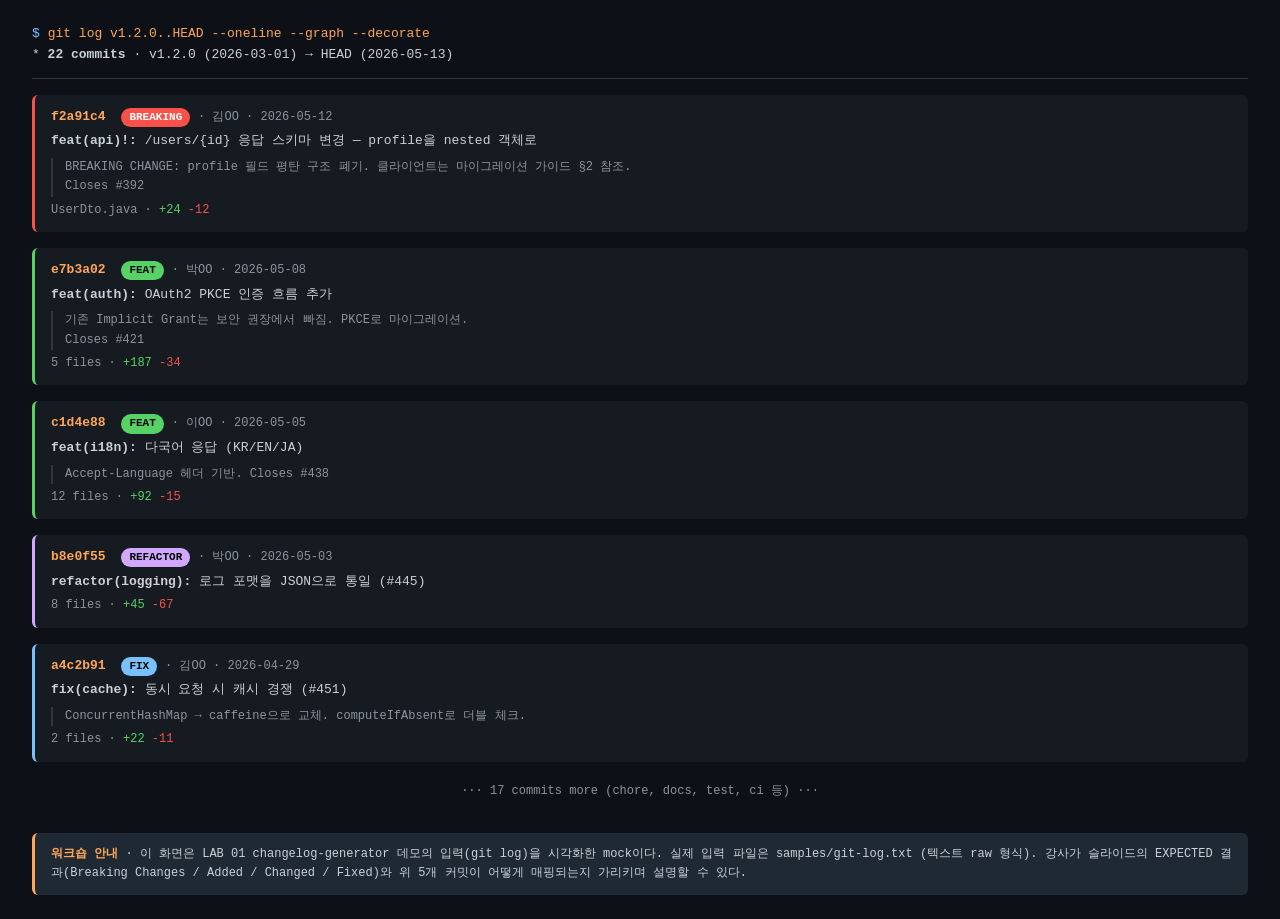
<file: labs/01-changelog-generator/samples/mock-git-log-view.html>
<!DOCTYPE html>
<html lang="ko">
<head>
<meta charset="UTF-8">
<title>git log v1.2.0..HEAD · Mock</title>
<style>
  * { box-sizing: border-box; }
  body {
    font-family: ui-monospace, "SFMono-Regular", "Cascadia Code", Consolas, monospace;
    background: #0D1117;
    color: #C9D1D9;
    margin: 0;
    padding: 24px 32px;
    line-height: 1.6;
    font-size: 13px;
  }
  .header {
    padding-bottom: 12px;
    border-bottom: 1px solid #30363D;
    margin-bottom: 16px;
  }
  .header .prompt { color: #79C0FF; }
  .header .cmd { color: #FFA657; }
  .commit {
    margin: 16px 0;
    padding: 12px 16px;
    background: #161B22;
    border-radius: 6px;
    border-left: 3px solid #30363D;
  }
  .commit.breaking { border-left-color: #F85149; }
  .commit.feat { border-left-color: #56D364; }
  .commit.fix { border-left-color: #79C0FF; }
  .commit.refactor { border-left-color: #D2A8FF; }
  .commit-hash { color: #FFA657; font-weight: 700; }
  .commit-tag {
    display: inline-block;
    padding: 1px 8px;
    font-size: 11px;
    border-radius: 12px;
    margin-left: 8px;
    font-weight: 700;
  }
  .tag-breaking { background: #F85149; color: #FFFFFF; }
  .tag-feat { background: #56D364; color: #000; }
  .tag-fix { background: #79C0FF; color: #000; }
  .tag-refactor { background: #D2A8FF; color: #000; }
  .commit-author { color: #8B949E; font-size: 12px; }
  .commit-message { color: #C9D1D9; margin-top: 4px; }
  .commit-body { color: #8B949E; font-size: 12px; margin-top: 6px; padding-left: 12px; border-left: 2px solid #30363D; }
  .stats { color: #8B949E; font-size: 12px; margin-top: 4px; }
  .stats .plus { color: #56D364; }
  .stats .minus { color: #F85149; }
  .footer-note {
    margin-top: 32px;
    padding: 12px 16px;
    background: #1F2933;
    border-left: 3px solid #FFA657;
    border-radius: 6px;
    font-size: 12px;
    color: #C9D1D9;
  }
  .footer-note strong { color: #FFA657; }
</style>
</head>
<body>

<div class="header">
  <div><span class="prompt">$</span> <span class="cmd">git log v1.2.0..HEAD --oneline --graph --decorate</span></div>
  <div>* <strong>22 commits</strong> · v1.2.0 (2026-03-01) → HEAD (2026-05-13)</div>
</div>

<div class="commit breaking">
  <div>
    <span class="commit-hash">f2a91c4</span>
    <span class="commit-tag tag-breaking">BREAKING</span>
    <span class="commit-author">· 김OO · 2026-05-12</span>
  </div>
  <div class="commit-message"><strong>feat(api)!:</strong> /users/{id} 응답 스키마 변경 — profile을 nested 객체로</div>
  <div class="commit-body">
    BREAKING CHANGE: profile 필드 평탄 구조 폐기. 클라이언트는 마이그레이션 가이드 §2 참조.<br>
    Closes #392
  </div>
  <div class="stats">UserDto.java · <span class="plus">+24</span> <span class="minus">-12</span></div>
</div>

<div class="commit feat">
  <div>
    <span class="commit-hash">e7b3a02</span>
    <span class="commit-tag tag-feat">FEAT</span>
    <span class="commit-author">· 박OO · 2026-05-08</span>
  </div>
  <div class="commit-message"><strong>feat(auth):</strong> OAuth2 PKCE 인증 흐름 추가</div>
  <div class="commit-body">기존 Implicit Grant는 보안 권장에서 빠짐. PKCE로 마이그레이션.<br>Closes #421</div>
  <div class="stats">5 files · <span class="plus">+187</span> <span class="minus">-34</span></div>
</div>

<div class="commit feat">
  <div>
    <span class="commit-hash">c1d4e88</span>
    <span class="commit-tag tag-feat">FEAT</span>
    <span class="commit-author">· 이OO · 2026-05-05</span>
  </div>
  <div class="commit-message"><strong>feat(i18n):</strong> 다국어 응답 (KR/EN/JA)</div>
  <div class="commit-body">Accept-Language 헤더 기반. Closes #438</div>
  <div class="stats">12 files · <span class="plus">+92</span> <span class="minus">-15</span></div>
</div>

<div class="commit refactor">
  <div>
    <span class="commit-hash">b8e0f55</span>
    <span class="commit-tag tag-refactor">REFACTOR</span>
    <span class="commit-author">· 박OO · 2026-05-03</span>
  </div>
  <div class="commit-message"><strong>refactor(logging):</strong> 로그 포맷을 JSON으로 통일 (#445)</div>
  <div class="stats">8 files · <span class="plus">+45</span> <span class="minus">-67</span></div>
</div>

<div class="commit fix">
  <div>
    <span class="commit-hash">a4c2b91</span>
    <span class="commit-tag tag-fix">FIX</span>
    <span class="commit-author">· 김OO · 2026-04-29</span>
  </div>
  <div class="commit-message"><strong>fix(cache):</strong> 동시 요청 시 캐시 경쟁 (#451)</div>
  <div class="commit-body">ConcurrentHashMap → caffeine으로 교체. computeIfAbsent로 더블 체크.</div>
  <div class="stats">2 files · <span class="plus">+22</span> <span class="minus">-11</span></div>
</div>

<div style="text-align:center; color: #8B949E; margin: 20px 0; font-size: 12px;">··· 17 commits more (chore, docs, test, ci 등) ···</div>

<div class="footer-note">
  <strong>워크숍 안내</strong> · 이 화면은 LAB 01 changelog-generator 데모의 입력(git log)을 시각화한 mock이다.
  실제 입력 파일은 <code>samples/git-log.txt</code> (텍스트 raw 형식). 강사가 슬라이드의 EXPECTED 결과(Breaking Changes / Added / Changed / Fixed)와 위 5개 커밋이 어떻게 매핑되는지 가리키며 설명할 수 있다.
</div>

</body>
</html>
</file>
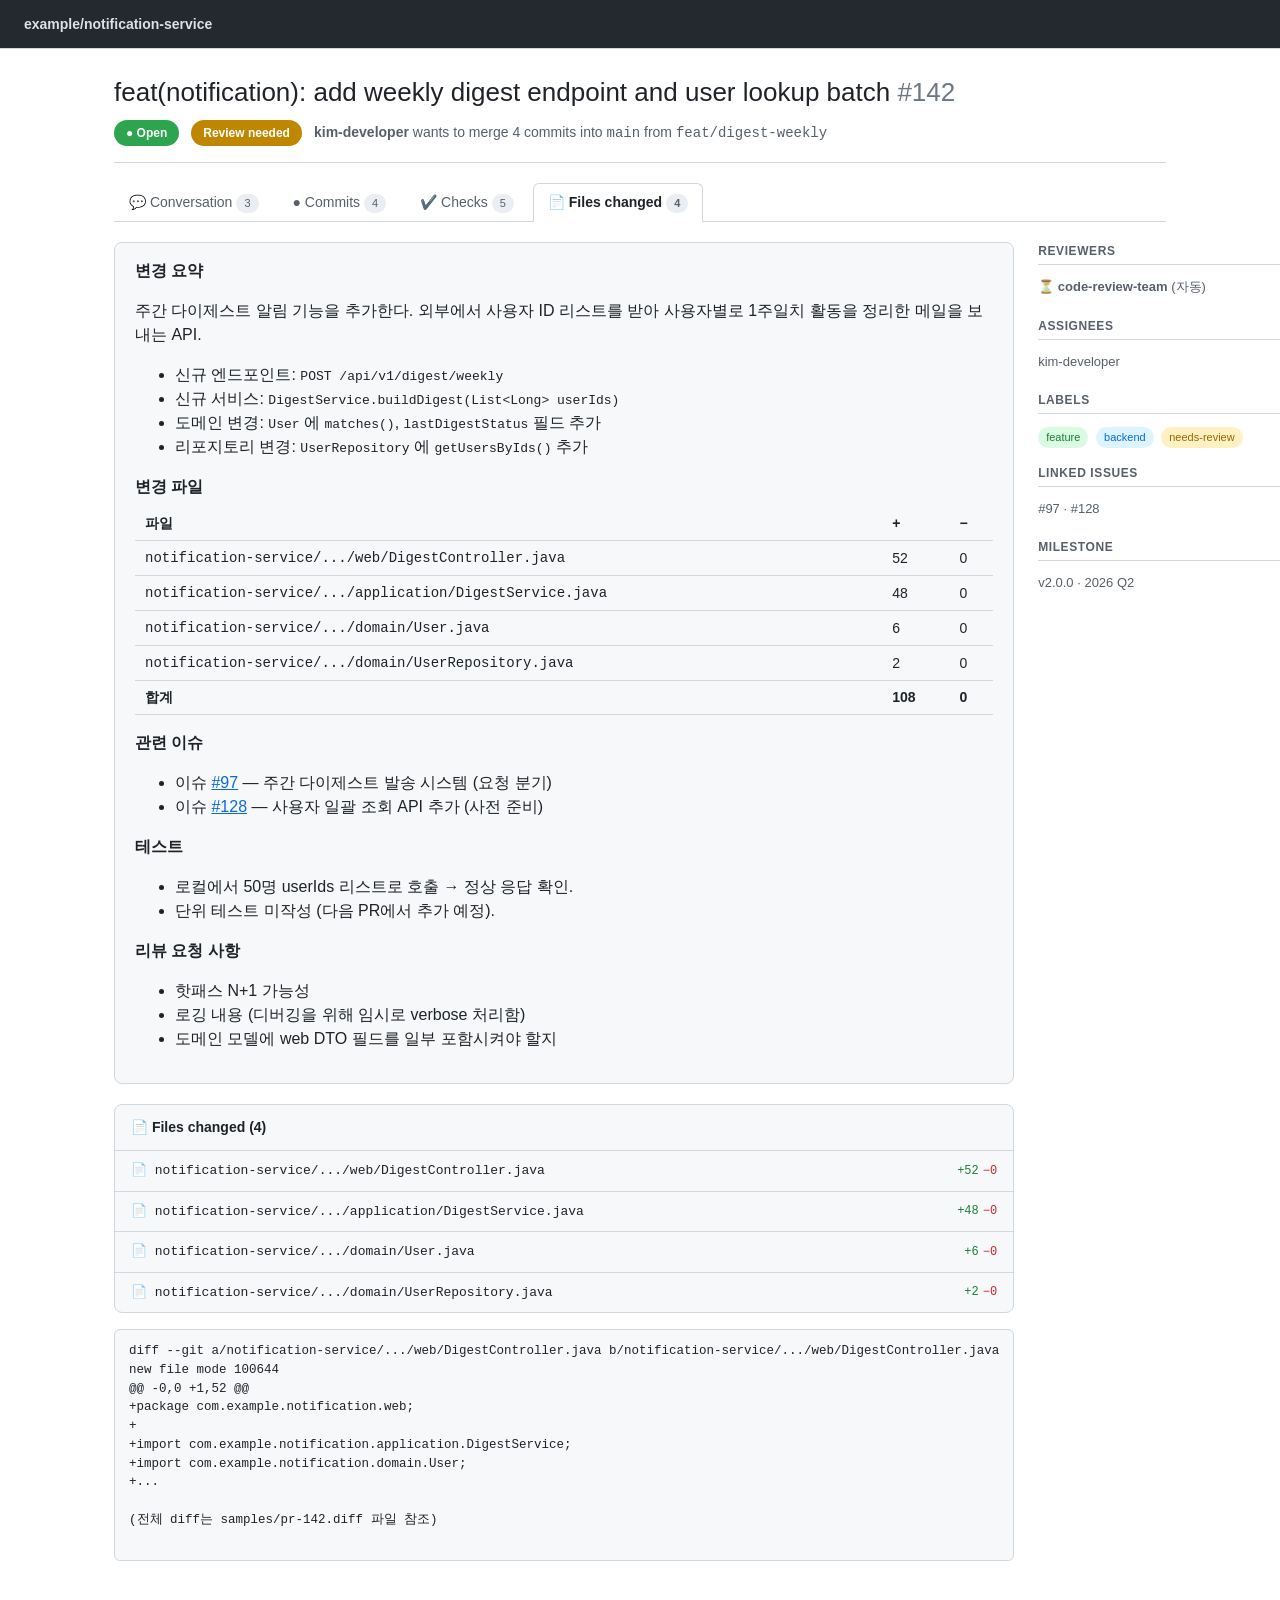
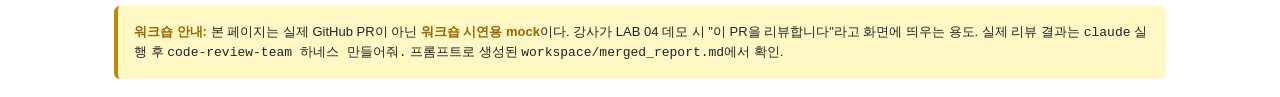
<file: labs/04-code-review-team/samples/mock-pr-142.html>
<!DOCTYPE html>
<html lang="ko">
<head>
<meta charset="UTF-8">
<title>PR #142 · notification-service · Mock GitHub View</title>
<style>
  * { box-sizing: border-box; }
  body {
    font-family: -apple-system, BlinkMacSystemFont, "Segoe UI", "Apple SD Gothic Neo", sans-serif;
    background: #FFFFFF;
    color: #1F2328;
    margin: 0;
    line-height: 1.5;
  }
  .topbar {
    background: #24292F;
    color: #F0F6FC;
    padding: 12px 24px;
    font-weight: 600;
    border-bottom: 1px solid #D0D7DE;
  }
  .topbar .repo { font-size: 14px; opacity: 0.9; }
  .topbar .repo strong { font-weight: 600; }
  .container { max-width: 1100px; margin: 0 auto; padding: 24px; }
  .pr-header {
    border-bottom: 1px solid #D0D7DE;
    padding-bottom: 16px;
    margin-bottom: 20px;
  }
  .pr-header h1 {
    font-size: 26px;
    font-weight: 400;
    margin: 0 0 8px;
    color: #1F2328;
  }
  .pr-header h1 .num { color: #6E7781; font-weight: 300; }
  .pr-meta {
    display: flex;
    align-items: center;
    gap: 12px;
    font-size: 14px;
    color: #57606A;
  }
  .badge {
    display: inline-flex;
    align-items: center;
    gap: 4px;
    padding: 4px 12px;
    border-radius: 24px;
    font-weight: 600;
    font-size: 12px;
  }
  .badge.open {
    background: #2DA44E;
    color: #FFFFFF;
  }
  .badge.review-needed {
    background: #BF8700;
    color: #FFFFFF;
  }
  .tabs {
    display: flex;
    gap: 4px;
    border-bottom: 1px solid #D0D7DE;
    margin-bottom: 20px;
  }
  .tab {
    padding: 8px 14px;
    border: 1px solid transparent;
    border-bottom: none;
    background: transparent;
    font-size: 14px;
    color: #57606A;
    cursor: default;
  }
  .tab.active {
    background: #FFFFFF;
    border-color: #D0D7DE;
    color: #1F2328;
    font-weight: 600;
    border-top-left-radius: 6px;
    border-top-right-radius: 6px;
    margin-bottom: -1px;
  }
  .tab .count {
    display: inline-block;
    background: #EAEEF2;
    color: #57606A;
    border-radius: 20px;
    padding: 1px 8px;
    font-size: 11px;
    margin-left: 4px;
  }
  .grid {
    display: grid;
    grid-template-columns: 1fr 280px;
    gap: 24px;
  }
  .description {
    background: #F6F8FA;
    border: 1px solid #D0D7DE;
    border-radius: 8px;
    padding: 16px 20px;
    margin-bottom: 20px;
  }
  .description h2 {
    font-size: 16px;
    margin: 16px 0 8px;
    color: #1F2328;
  }
  .description h2:first-child { margin-top: 0; }
  table { width: 100%; border-collapse: collapse; margin: 8px 0 16px; font-size: 14px; }
  table th, table td {
    text-align: left;
    padding: 6px 10px;
    border-bottom: 1px solid #D0D7DE;
  }
  table th { background: #F6F8FA; font-weight: 600; }
  .file-list {
    background: #F6F8FA;
    border: 1px solid #D0D7DE;
    border-radius: 8px;
    padding: 0;
    margin-bottom: 16px;
  }
  .file-list-header {
    padding: 12px 16px;
    border-bottom: 1px solid #D0D7DE;
    font-weight: 600;
    font-size: 14px;
  }
  .file-row {
    padding: 10px 16px;
    border-bottom: 1px solid #D0D7DE;
    font-size: 13px;
    font-family: ui-monospace, "SFMono-Regular", monospace;
    display: flex;
    justify-content: space-between;
    align-items: center;
  }
  .file-row:last-child { border-bottom: none; }
  .file-row .changes {
    display: inline-flex;
    gap: 4px;
    font-size: 12px;
  }
  .file-row .add { color: #1A7F37; }
  .file-row .del { color: #CF222E; }
  .sidebar {
    font-size: 13px;
    color: #57606A;
  }
  .sidebar h3 {
    font-size: 12px;
    text-transform: uppercase;
    color: #57606A;
    border-bottom: 1px solid #D0D7DE;
    padding-bottom: 4px;
    margin: 16px 0 8px;
    font-weight: 600;
    letter-spacing: 0.05em;
  }
  .sidebar h3:first-child { margin-top: 0; }
  .sidebar ul { list-style: none; padding: 0; margin: 0; }
  .sidebar li { padding: 4px 0; }
  .sidebar .label-chip {
    display: inline-block;
    padding: 2px 8px;
    border-radius: 12px;
    font-size: 11px;
    margin-right: 4px;
    background: #DDF4FF;
    color: #0969DA;
  }
  .sidebar .label-chip.feature { background: #DAFBE1; color: #1A7F37; }
  .sidebar .label-chip.review { background: #FFF1C2; color: #9A6700; }
  .footer-note {
    margin-top: 32px;
    padding: 16px;
    background: #FFF8C5;
    border-left: 4px solid #BF8700;
    border-radius: 6px;
    font-size: 13px;
  }
  .footer-note strong { color: #9A6700; }
  pre {
    background: #F6F8FA;
    border: 1px solid #D0D7DE;
    border-radius: 6px;
    padding: 12px 14px;
    overflow-x: auto;
    font-size: 12.5px;
    font-family: ui-monospace, "SFMono-Regular", monospace;
  }
</style>
</head>
<body>

<div class="topbar">
  <span class="repo"><strong>example/notification-service</strong></span>
</div>

<div class="container">

  <div class="pr-header">
    <h1>
      feat(notification): add weekly digest endpoint and user lookup batch
      <span class="num">#142</span>
    </h1>
    <div class="pr-meta">
      <span class="badge open">● Open</span>
      <span class="badge review-needed">Review needed</span>
      <span><strong>kim-developer</strong> wants to merge 4 commits into <code>main</code> from <code>feat/digest-weekly</code></span>
    </div>
  </div>

  <div class="tabs">
    <div class="tab"><span>💬 Conversation</span><span class="count">3</span></div>
    <div class="tab"><span>● Commits</span><span class="count">4</span></div>
    <div class="tab"><span>✔️ Checks</span><span class="count">5</span></div>
    <div class="tab active"><span>📄 Files changed</span><span class="count">4</span></div>
  </div>

  <div class="grid">
    <div>
      <div class="description">
        <h2>변경 요약</h2>
        <p>주간 다이제스트 알림 기능을 추가한다. 외부에서 사용자 ID 리스트를 받아 사용자별로 1주일치 활동을 정리한 메일을 보내는 API.</p>
        <ul>
          <li>신규 엔드포인트: <code>POST /api/v1/digest/weekly</code></li>
          <li>신규 서비스: <code>DigestService.buildDigest(List&lt;Long&gt; userIds)</code></li>
          <li>도메인 변경: <code>User</code> 에 <code>matches()</code>, <code>lastDigestStatus</code> 필드 추가</li>
          <li>리포지토리 변경: <code>UserRepository</code> 에 <code>getUsersByIds()</code> 추가</li>
        </ul>

        <h2>변경 파일</h2>
        <table>
          <thead><tr><th>파일</th><th>+</th><th>−</th></tr></thead>
          <tbody>
            <tr><td><code>notification-service/.../web/DigestController.java</code></td><td>52</td><td>0</td></tr>
            <tr><td><code>notification-service/.../application/DigestService.java</code></td><td>48</td><td>0</td></tr>
            <tr><td><code>notification-service/.../domain/User.java</code></td><td>6</td><td>0</td></tr>
            <tr><td><code>notification-service/.../domain/UserRepository.java</code></td><td>2</td><td>0</td></tr>
            <tr><td><strong>합계</strong></td><td><strong>108</strong></td><td><strong>0</strong></td></tr>
          </tbody>
        </table>

        <h2>관련 이슈</h2>
        <ul>
          <li>이슈 <a href="#" style="color:#0969DA">#97</a> — 주간 다이제스트 발송 시스템 (요청 분기)</li>
          <li>이슈 <a href="#" style="color:#0969DA">#128</a> — 사용자 일괄 조회 API 추가 (사전 준비)</li>
        </ul>

        <h2>테스트</h2>
        <ul>
          <li>로컬에서 50명 userIds 리스트로 호출 → 정상 응답 확인.</li>
          <li>단위 테스트 미작성 (다음 PR에서 추가 예정).</li>
        </ul>

        <h2>리뷰 요청 사항</h2>
        <ul>
          <li>핫패스 N+1 가능성</li>
          <li>로깅 내용 (디버깅을 위해 임시로 verbose 처리함)</li>
          <li>도메인 모델에 web DTO 필드를 일부 포함시켜야 할지</li>
        </ul>
      </div>

      <div class="file-list">
        <div class="file-list-header">📄 Files changed (4)</div>
        <div class="file-row">
          <span>📄 notification-service/.../web/DigestController.java</span>
          <span class="changes"><span class="add">+52</span> <span class="del">−0</span></span>
        </div>
        <div class="file-row">
          <span>📄 notification-service/.../application/DigestService.java</span>
          <span class="changes"><span class="add">+48</span> <span class="del">−0</span></span>
        </div>
        <div class="file-row">
          <span>📄 notification-service/.../domain/User.java</span>
          <span class="changes"><span class="add">+6</span> <span class="del">−0</span></span>
        </div>
        <div class="file-row">
          <span>📄 notification-service/.../domain/UserRepository.java</span>
          <span class="changes"><span class="add">+2</span> <span class="del">−0</span></span>
        </div>
      </div>

      <pre>diff --git a/notification-service/.../web/DigestController.java b/notification-service/.../web/DigestController.java
new file mode 100644
@@ -0,0 +1,52 @@
+package com.example.notification.web;
+
+import com.example.notification.application.DigestService;
+import com.example.notification.domain.User;
+...

(전체 diff는 <code>samples/pr-142.diff</code> 파일 참조)
      </pre>
    </div>

    <div class="sidebar">
      <h3>Reviewers</h3>
      <ul>
        <li>⏳ <strong>code-review-team</strong> (자동)</li>
      </ul>

      <h3>Assignees</h3>
      <ul>
        <li>kim-developer</li>
      </ul>

      <h3>Labels</h3>
      <p>
        <span class="label-chip feature">feature</span>
        <span class="label-chip">backend</span>
        <span class="label-chip review">needs-review</span>
      </p>

      <h3>Linked issues</h3>
      <ul>
        <li>#97 · #128</li>
      </ul>

      <h3>Milestone</h3>
      <ul>
        <li>v2.0.0 · 2026 Q2</li>
      </ul>
    </div>
  </div>

  <div class="footer-note">
    <strong>워크숍 안내:</strong> 본 페이지는 실제 GitHub PR이 아닌 <strong>워크숍 시연용 mock</strong>이다.
    강사가 LAB 04 데모 시 "이 PR을 리뷰합니다"라고 화면에 띄우는 용도. 실제 리뷰 결과는
    <code>claude</code> 실행 후 <code>code-review-team 하네스 만들어줘.</code> 프롬프트로 생성된
    <code>workspace/merged_report.md</code>에서 확인.
  </div>

</div>

</body>
</html>
</file>
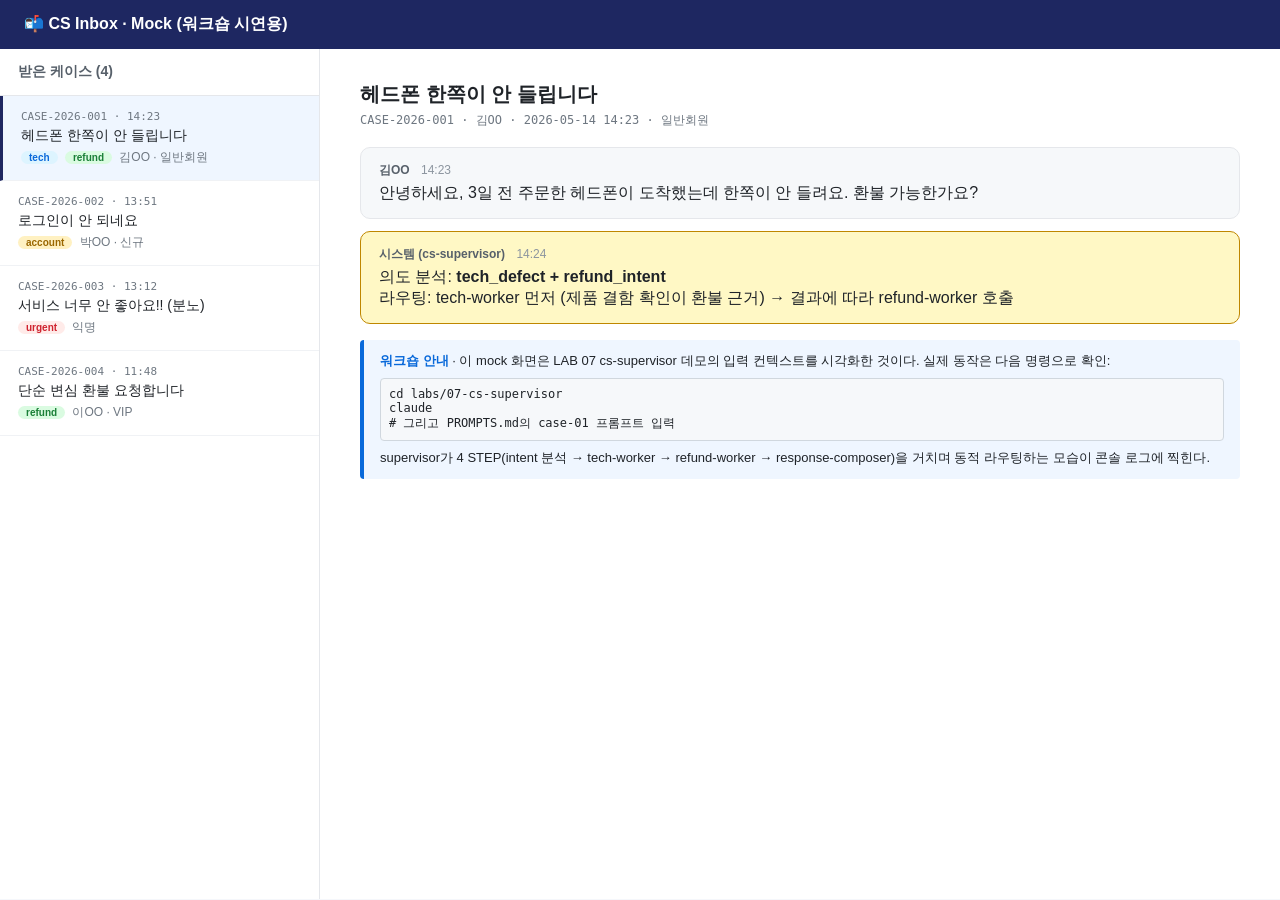
<file: labs/07-cs-supervisor/samples/mock-cs-inbox.html>
<!DOCTYPE html>
<html lang="ko">
<head>
<meta charset="UTF-8">
<title>CS Inbox · Mock</title>
<style>
  * { box-sizing: border-box; }
  body {
    font-family: -apple-system, BlinkMacSystemFont, "Segoe UI", "Apple SD Gothic Neo", sans-serif;
    background: #F5F7FB;
    margin: 0;
    color: #1F2328;
  }
  .topbar {
    background: #1E2761;
    color: #FFF;
    padding: 14px 24px;
    font-weight: 600;
  }
  .container {
    display: grid;
    grid-template-columns: 320px 1fr;
    gap: 0;
    min-height: calc(100vh - 50px);
  }
  .inbox-list {
    background: #FFFFFF;
    border-right: 1px solid #E5E7EB;
    overflow-y: auto;
  }
  .inbox-header {
    padding: 14px 18px;
    border-bottom: 1px solid #E5E7EB;
    font-weight: 600;
    font-size: 14px;
    color: #57606A;
  }
  .case-item {
    padding: 14px 18px;
    border-bottom: 1px solid #F0F2F5;
    cursor: pointer;
    transition: background 0.1s;
  }
  .case-item:hover { background: #F9FAFB; }
  .case-item.active { background: #EFF6FF; border-left: 3px solid #1E2761; }
  .case-item .case-id {
    font-family: ui-monospace, monospace;
    font-size: 11px;
    color: #6E7781;
  }
  .case-item .case-summary {
    font-size: 14px;
    font-weight: 500;
    margin: 4px 0;
    color: #1F2328;
  }
  .case-item .case-meta {
    font-size: 12px;
    color: #6E7781;
  }
  .case-tag {
    display: inline-block;
    padding: 1px 8px;
    border-radius: 10px;
    font-size: 10px;
    font-weight: 600;
    margin-right: 4px;
  }
  .case-tag.tech { background: #DDF4FF; color: #0969DA; }
  .case-tag.refund { background: #DAFBE1; color: #1A7F37; }
  .case-tag.account { background: #FFF1C2; color: #9A6700; }
  .case-tag.urgent { background: #FFEBE9; color: #CF222E; }

  .case-detail {
    padding: 32px 40px;
    background: #FFFFFF;
    overflow-y: auto;
  }
  .case-detail h1 {
    font-size: 20px;
    margin: 0 0 4px;
  }
  .case-detail .case-id-large {
    font-family: ui-monospace, monospace;
    font-size: 12px;
    color: #6E7781;
    margin-bottom: 18px;
  }
  .message {
    background: #F6F8FA;
    border: 1px solid #E5E7EB;
    border-radius: 10px;
    padding: 14px 18px;
    margin: 12px 0;
  }
  .message .from {
    font-size: 12px;
    color: #57606A;
    font-weight: 600;
    margin-bottom: 4px;
  }
  .message .from .time { color: #8C959F; font-weight: 400; margin-left: 8px; }
  .message .body { color: #1F2328; }
  .message.system {
    background: #FFF8C5;
    border-color: #BF8700;
  }
  .info-box {
    background: #EFF6FF;
    border-left: 4px solid #0969DA;
    padding: 12px 16px;
    border-radius: 4px;
    margin: 16px 0;
    font-size: 13px;
    color: #1F2328;
  }
  .info-box strong { color: #0969DA; }
</style>
</head>
<body>

<div class="topbar">📬 CS Inbox · Mock (워크숍 시연용)</div>

<div class="container">

  <div class="inbox-list">
    <div class="inbox-header">받은 케이스 (4)</div>

    <div class="case-item active">
      <div class="case-id">CASE-2026-001 · 14:23</div>
      <div class="case-summary">헤드폰 한쪽이 안 들립니다</div>
      <div class="case-meta">
        <span class="case-tag tech">tech</span>
        <span class="case-tag refund">refund</span>
        김OO · 일반회원
      </div>
    </div>

    <div class="case-item">
      <div class="case-id">CASE-2026-002 · 13:51</div>
      <div class="case-summary">로그인이 안 되네요</div>
      <div class="case-meta">
        <span class="case-tag account">account</span>
        박OO · 신규
      </div>
    </div>

    <div class="case-item">
      <div class="case-id">CASE-2026-003 · 13:12</div>
      <div class="case-summary">서비스 너무 안 좋아요!! (분노)</div>
      <div class="case-meta">
        <span class="case-tag urgent">urgent</span>
        익명
      </div>
    </div>

    <div class="case-item">
      <div class="case-id">CASE-2026-004 · 11:48</div>
      <div class="case-summary">단순 변심 환불 요청합니다</div>
      <div class="case-meta">
        <span class="case-tag refund">refund</span>
        이OO · VIP
      </div>
    </div>
  </div>

  <div class="case-detail">

    <h1>헤드폰 한쪽이 안 들립니다</h1>
    <div class="case-id-large">CASE-2026-001 · 김OO · 2026-05-14 14:23 · 일반회원</div>

    <div class="message">
      <div class="from">김OO <span class="time">14:23</span></div>
      <div class="body">
        안녕하세요, 3일 전 주문한 헤드폰이 도착했는데 한쪽이 안 들려요.
        환불 가능한가요?
      </div>
    </div>

    <div class="message system">
      <div class="from">시스템 (cs-supervisor) <span class="time">14:24</span></div>
      <div class="body">
        의도 분석: <strong>tech_defect + refund_intent</strong><br>
        라우팅: tech-worker 먼저 (제품 결함 확인이 환불 근거) → 결과에 따라 refund-worker 호출
      </div>
    </div>

    <div class="info-box">
      <strong>워크숍 안내</strong> · 이 mock 화면은 LAB 07 cs-supervisor 데모의 입력 컨텍스트를 시각화한 것이다.
      실제 동작은 다음 명령으로 확인:
      <pre style="background:#F6F8FA;border:1px solid #D0D7DE;padding:8px;border-radius:4px;margin:8px 0;font-size:12px;">cd labs/07-cs-supervisor
claude
# 그리고 PROMPTS.md의 case-01 프롬프트 입력</pre>
      supervisor가 4 STEP(intent 분석 → tech-worker → refund-worker → response-composer)을 거치며 동적 라우팅하는 모습이 콘솔 로그에 찍힌다.
    </div>

  </div>
</div>

</body>
</html>
</file>
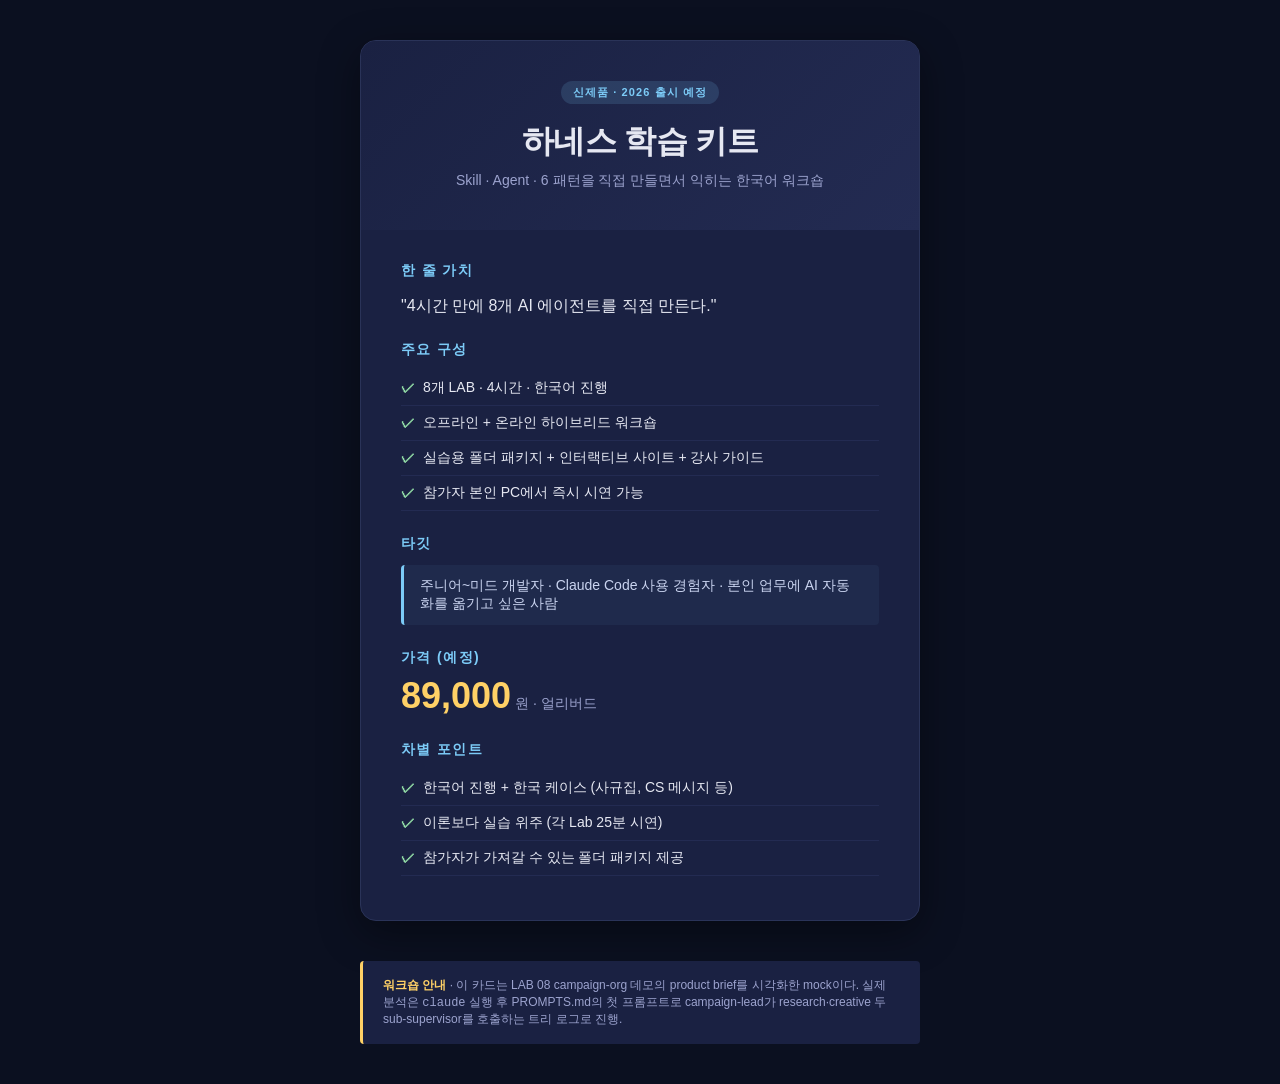
<file: labs/08-campaign-org/samples/mock-product-card.html>
<!DOCTYPE html>
<html lang="ko">
<head>
<meta charset="UTF-8">
<title>하네스 학습 키트 · Product Card</title>
<style>
  * { box-sizing: border-box; }
  body {
    font-family: -apple-system, BlinkMacSystemFont, "Segoe UI", "Apple SD Gothic Neo", sans-serif;
    background: #0B1020;
    color: #E6E8F2;
    margin: 0;
    padding: 40px 20px;
    min-height: 100vh;
  }
  .card {
    max-width: 560px;
    margin: 0 auto;
    background: #1A2142;
    border: 1px solid #2A3358;
    border-radius: 16px;
    overflow: hidden;
    box-shadow: 0 12px 40px rgba(0,0,0,0.4);
  }
  .hero {
    padding: 40px;
    background: linear-gradient(135deg, #1A2142 0%, #232B52 100%);
    text-align: center;
  }
  .badge {
    display: inline-block;
    padding: 4px 12px;
    background: rgba(124, 203, 247, 0.15);
    color: #7CCBF7;
    border-radius: 20px;
    font-size: 11px;
    font-weight: 700;
    letter-spacing: 0.1em;
    text-transform: uppercase;
  }
  h1 {
    font-size: 32px;
    font-weight: 800;
    margin: 16px 0 8px;
    letter-spacing: -0.02em;
  }
  .tagline {
    color: #9CA3CE;
    font-size: 14px;
    margin: 0;
  }
  .body {
    padding: 32px 40px;
  }
  h2 {
    font-size: 14px;
    font-weight: 700;
    color: #7CCBF7;
    text-transform: uppercase;
    letter-spacing: 0.1em;
    margin: 24px 0 8px;
  }
  h2:first-child { margin-top: 0; }
  .price {
    font-size: 36px;
    font-weight: 800;
    color: #FFD166;
  }
  .price small {
    font-size: 14px;
    color: #9CA3CE;
    font-weight: 400;
  }
  ul.features {
    list-style: none;
    padding: 0;
    margin: 12px 0;
  }
  ul.features li {
    padding: 8px 0;
    border-bottom: 1px solid #232B52;
    font-size: 14px;
  }
  ul.features li::before {
    content: "✓ ";
    color: #95E1A9;
    font-weight: 700;
    margin-right: 4px;
  }
  .target {
    background: rgba(124, 203, 247, 0.05);
    border-left: 3px solid #7CCBF7;
    padding: 12px 16px;
    border-radius: 4px;
    font-size: 14px;
    margin: 12px 0;
    color: #CAD4F0;
  }
  .footer-note {
    margin-top: 40px;
    padding: 16px 20px;
    background: #1A2142;
    border-left: 3px solid #FFD166;
    border-radius: 4px;
    font-size: 12px;
    color: #9CA3CE;
    max-width: 560px;
    margin-left: auto;
    margin-right: auto;
  }
  .footer-note strong { color: #FFD166; }
</style>
</head>
<body>

<div class="card">
  <div class="hero">
    <span class="badge">신제품 · 2026 출시 예정</span>
    <h1>하네스 학습 키트</h1>
    <p class="tagline">Skill · Agent · 6 패턴을 직접 만들면서 익히는 한국어 워크숍</p>
  </div>

  <div class="body">
    <h2>한 줄 가치</h2>
    <p>"4시간 만에 8개 AI 에이전트를 직접 만든다."</p>

    <h2>주요 구성</h2>
    <ul class="features">
      <li>8개 LAB · 4시간 · 한국어 진행</li>
      <li>오프라인 + 온라인 하이브리드 워크숍</li>
      <li>실습용 폴더 패키지 + 인터랙티브 사이트 + 강사 가이드</li>
      <li>참가자 본인 PC에서 즉시 시연 가능</li>
    </ul>

    <h2>타깃</h2>
    <div class="target">
      주니어~미드 개발자 · Claude Code 사용 경험자 · 본인 업무에 AI 자동화를 옮기고 싶은 사람
    </div>

    <h2>가격 (예정)</h2>
    <div class="price">89,000<small> 원 · 얼리버드</small></div>

    <h2>차별 포인트</h2>
    <ul class="features">
      <li>한국어 진행 + 한국 케이스 (사규집, CS 메시지 등)</li>
      <li>이론보다 실습 위주 (각 Lab 25분 시연)</li>
      <li>참가자가 가져갈 수 있는 폴더 패키지 제공</li>
    </ul>
  </div>
</div>

<div class="footer-note">
  <strong>워크숍 안내</strong> · 이 카드는 LAB 08 campaign-org 데모의 product brief를 시각화한 mock이다.
  실제 분석은 <code>claude</code> 실행 후 PROMPTS.md의 첫 프롬프트로 campaign-lead가 research·creative 두 sub-supervisor를 호출하는 트리 로그로 진행.
</div>

</body>
</html>
</file>
